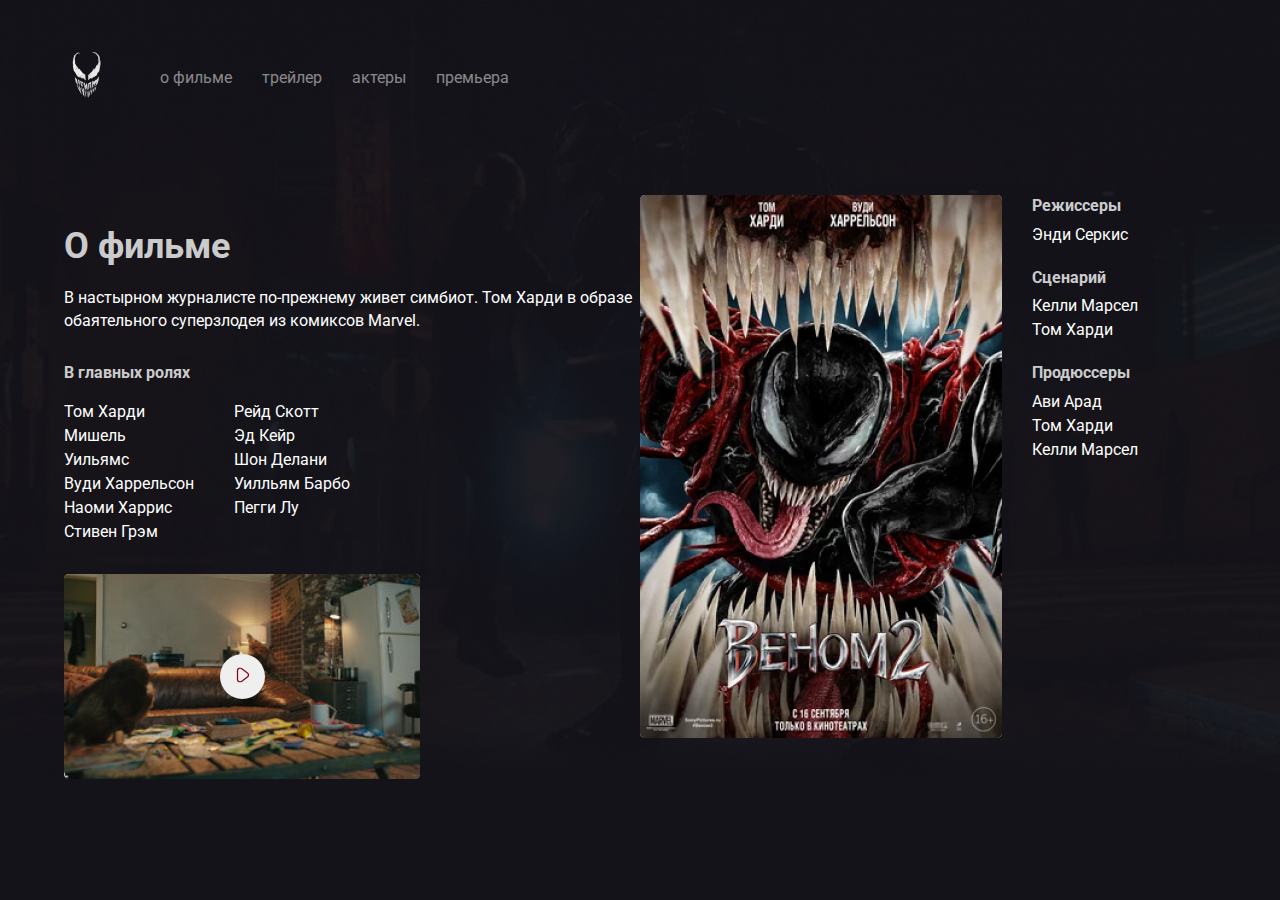
<file: about.html>
<!DOCTYPE html>
<html lang="en">
  <head>
    <meta charset="UTF-8" />
    <meta http-equiv="X-UA-Compatible" content="IE=edge" />
    <meta name="viewport" content="width=device-width, initial-scale=1.0" />
    <title>О фильме Venom 2</title>
    <link rel="preconnect" href="https://fonts.gstatic.com" />
    <link
      href="https://fonts.googleapis.com/css2?family=Roboto:wght@400;700&display=swap"
      rel="stylesheet"
    />
    <link rel="stylesheet" href="css/normaliza.css" />
    <link rel="stylesheet" href="css/style.css" />
  </head>
  <body class="primary--bg">
    <div class="wrapper">
      <header class="header">
        <a href="index.html" class="logo--link">
          <img
            width="46"
            height="71"
            class="logo--image"
            src="image/logo.png"
            alt="logo: Venom"
          />
        </a>
        <nav class="navigation">
          <button class="menu--button">
            <span class="menu--button--text">меню</span>
            <img
              src="image/burger.svg"
              alt="icon: burger menu"
              class="menu--button--icon"
            />
          </button>
          <button class="menu--close">
            <span class="menu--close--text">закрыть </span>
            <img
              src="image/arr.svg"
              alt="icon: arrow right"
              class="menu--close--icon"
            />
          </button>
          <ul class="navigation--menu">
            <li class="navigation--menu--item">
              <a href="about.html" class="navigation--menu--link">о фильме</a>
            </li>
            <li class="navigation--menu--item">
              <a href="trailer.html" class="navigation--menu--link">трейлер</a>
            </li>
            <li class="navigation--menu--item">
              <a href="actors.html" class="navigation--menu--link">актеры</a>
            </li>
            <li class="navigation--menu--item">
              <a href="premier.html" class="navigation--menu--link">премьера</a>
            </li>
          </ul>
        </nav>
      </header>
      <section class="content">
        <div class="col">
          <h2 class="col--title">О фильме</h2>
          <p class="col--text">
            В настырном журналисте по-прежнему живет симбиот. Том Харди в образе
            обаятельного суперзлодея из комиксов Marvel.
          </p>
          <h3 class="col--subtitle">В главных ролях</h3>
          <ul class="list column00">
            <li class="list--item">Том Харди</li>
            <li class="list--item">Мишель</li>
            <li class="list--item">Уильямс</li>
            <li class="list--item">Вуди Харрельсон</li>
            <li class="list--item">Наоми Харрис</li>
            <li class="list--item">Стивен Грэм</li>
            <li class="list--item">Рейд Скотт</li>
            <li class="list--item">Эд Кейр</li>
            <li class="list--item">Шон Делани</li>
            <li class="list--item">Уилльям Барбо</li>
            <li class="list--item">Пегги Лу</li>
          </ul>
          <div class="trailer">
            <button class="play">
              <img src="./image/play.svg" alt="icon: play" class="play--icon" />
            </button>
          </div>
          <!-- /.trailer -->
        </div>
        <!-- /.col -->
        <div class="col">
          <div class="poster--wrapper">
            <img src="./image/poster.jpg" alt="photo: poster" class="poster" />
            <div class="creators">
              <h3 class="col--subtitle">Режиссеры</h3>
              <ul class="list">
                <li class="list--item">Энди Серкис</li>
              </ul>
              <h3 class="col--subtitle">Сценарий</h3>
              <ul class="list">
                <li class="list--item">Келли Марсел</li>
                <li class="list--item">Том Харди</li>
              </ul>
              <h3 class="col--subtitle">Продюссеры</h3>
              <ul class="list">
                <li class="list--item">Ави Арад</li>
                <li class="list--item">Том Харди</li>
                <li class="list--item">Келли Марсел</li>
              </ul>
            </div>
            <!-- /.creators -->
          </div>
          <!-- /.poster--wrapper -->
        </div>
        <!-- /.col -->
      </section>
      <!--/.content-->
    </div>
    <!-- /.wrapper -->
    <script src="js/main.js"></script>
  </body>
</html>
</file>
<file: css/style.css>
body {
  background-color: #14131a;
  color: #fff;
  font-family: "Roboto", sans-serif;
}
img {
  max-width: 100%;
}
.wrapper {
  /* max-width: 1140px; */
  width: 90%;
  margin: 0 auto;
}
.header {
  display: flex;
  align-items: center;
  padding-top: 40px;
  margin-bottom: 80px;
}
.logo--link {
  display: inline-block;
  margin-right: 50px;
}
.navigation--menu {
  display: flex;
  margin: 0;
  padding: 0;
  list-style: none;
}
.navigation--menu--item {
  margin-right: 30px;
}
.navigation--menu--link {
  text-decoration: none;
  color: rgba(255, 255, 255, 0.5);
}
.film--date {
  display: block;
  font-size: 24px;
  line-height: 28px;
  color: rgba(255, 255, 255, 0.8);
  margin-bottom: 2%;
}
.film--logo {
  margin-bottom: 40px;
  width: 70%;
}
.film--description {
  margin-top: 3%;
  max-width: 423px;
  font-size: 16px;
  line-height: 140%;
  color: rgba(255, 255, 255, 0.8);
}
.button {
  padding: 15px 30px;
  border: none;
  border-radius: 5px;
  text-decoration: none;
  cursor: pointer;
}
.button--text,
.button--icon {
  display: inline-block;
  vertical-align: middle;
}
.button--text {
  margin-left: 10px;
  font-size: 14px;
  line-height: 16px;
}
.button--primary {
  color: #8d0019;
  background-color: #fff;
}
.button--link {
  color: #fff;
}
.button--group {
  margin-top: 5%;
}
.venom {
  position: absolute;
  top: 0;
  right: 0;
  max-width: 728px;
  width: 40%;
}
.blood {
  background: url("../image/blood.png") no-repeat top right / 70%,
    #14131a url("../image/background.jpg") no-repeat center center / 100%;
}
.primary--bg {
  background: #14131a url("../image/background.jpg") no-repeat center center /
    100%;
}
.content {
  display: flex;
}
.col {
  flex-basis: 50%;
}
.col--title {
  font-weight: 700;
  font-size: 36px;
  line-height: 42px;
  color: rgba(255, 255, 255, 0.8);
  margin-bottom: 20px;
}
.col--text {
  min-width: 423px;
  font-weight: normal;
  font-size: 16px;
  line-height: 140%;
  margin-bottom: 30px;
}
.col--subtitle {
  font-weight: bold;
  font-size: 16px;
  line-height: 140%;
  color: rgba(255, 255, 255, 0.8);
  margin-bottom: 15px;
  margin-top: 0;
}
.content .list {
  list-style: none;
  padding: 0;
}
.list--item {
  line-height: 1.5;
}
.column00 {
  column-count: 2;
  column-gap: 20px;
  max-width: 320px;
}
.content .trailer {
  width: 356px;
  height: 205px;
  background: url(../image/trailer.jpg) no-repeat center / 100%;
  border-radius: 5px;
  display: flex;
  align-items: center;
  justify-content: center;
  margin-top: 30px;
}
.trailer .play {
  width: 45px;
  height: 45px;
  border-radius: 50%;
  border: none;
  cursor: pointer;
}
.trailer .play--icon {
  transform: translate(1xp, 2px);
}
.poster--wrapper {
  display: flex;
  align-items: start;
}
.poster--wrapper {
  display: flex;
  align-items: start;
}
.poster {
  width: 362px;
  border-radius: 5px;
  margin-right: 30px;
}
.poster--wrapper .col--subtitle {
  margin-bottom: 5px;
}
.poster--wrapper .list {
  margin: 0;
  margin-bottom: 20px;
}
.menu--button {
  display: none;
}
.menu--close {
  display: none;
}
@media (max-width: 1024px) {
  .content {
    flex-direction: column;
    margin-bottom: 5%;
  }
  .col {
    margin-bottom: 5%;
  }
  .header {
    margin-bottom: 4%;
  }
  .film {
    margin-top: 20%;
  }
}
@media (max-width: 768px) {
  .blood {
    background: #14131a;
  }
  .venom {
    top: 15%;
  }
}
@media (max-width: 576px) {
  .venom {
    top: 25%;
    width: 30%;
  }
  .navigation--menu {
    position: fixed;
    left: 0;
    top: 0;
    z-index: 9;
    width: 100%;
    height: 100%;
    background-color: #fff;
    display: flex;
    justify-content: center;
    align-items: center;
    flex-direction: column;
    transform: translateX(100%);
    transition: transform 0.2s;
  }
  .navigation--menu--item {
    margin-top: 2%;
    margin-bottom: 2%;
    margin-right: 0;
  }
  .navigation--menu--link {
    color: #14131a;
  }
  .navigation {
    margin-left: auto;
  }
  .menu--close {
    position: fixed;
    right: 25px;
    top: 65px;
    display: flex;
    align-items: center;
    z-index: 10;
    border: none;
    background: #fff;
    cursor: pointer;
    transform: translateX(300%);
    transition: transform 0.2s;
    transition-delay: 0.2s;
    opacity: 0;
  }
  .is--active {
    transform: translateX(0%);
    opacity: 1;
  }
  .menu--close--text {
    margin-right: 10px;
  }
  .menu--button {
    display: flex;
    align-items: center;
    justify-content: center;
    padding: 10px;
    border: none;
    background-color: #14131a;
    cursor: pointer;
    color: #fff;
  }
  .menu--button--text {
    margin-right: 10px;
  }
  .button--group {
    display: flex;
    align-items: center;
    justify-content: center;
    flex-direction: column;
  }
  .film--text {
    text-align: center;
  }
  .poster--wrapper {
    flex-direction: column;
  }
  .poster {
    margin-bottom: 4%;
    margin-right: 0;
    width: 100%;
    max-width: 350px;
  }
  .content .trailer {
    max-width: 350px;
    width: 100%;
  }
  .column00 {
    column-count: 1;
  }
}
</file>
<file: css/normaliza.css>
/*! normalize.css v8.0.1 | MIT License | github.com/necolas/normalize.css */

/* Document
   ========================================================================== */

/**
 * 1. Correct the line height in all browsers.
 * 2. Prevent adjustments of font size after orientation changes in iOS.
 */

html {
  line-height: 1.15; /* 1 */
  -webkit-text-size-adjust: 100%; /* 2 */
}

/* Sections
   ========================================================================== */

/**
 * Remove the margin in all browsers.
 */

body {
  margin: 0;
}

/**
 * Render the `main` element consistently in IE.
 */

main {
  display: block;
}

/**
 * Correct the font size and margin on `h1` elements within `section` and
 * `article` contexts in Chrome, Firefox, and Safari.
 */

h1 {
  font-size: 2em;
  margin: 0.67em 0;
}

/* Grouping content
   ========================================================================== */

/**
 * 1. Add the correct box sizing in Firefox.
 * 2. Show the overflow in Edge and IE.
 */

hr {
  box-sizing: content-box; /* 1 */
  height: 0; /* 1 */
  overflow: visible; /* 2 */
}

/**
 * 1. Correct the inheritance and scaling of font size in all browsers.
 * 2. Correct the odd `em` font sizing in all browsers.
 */

pre {
  font-family: monospace, monospace; /* 1 */
  font-size: 1em; /* 2 */
}

/* Text-level semantics
   ========================================================================== */

/**
 * Remove the gray background on active links in IE 10.
 */

a {
  background-color: transparent;
}

/**
 * 1. Remove the bottom border in Chrome 57-
 * 2. Add the correct text decoration in Chrome, Edge, IE, Opera, and Safari.
 */

abbr[title] {
  border-bottom: none; /* 1 */
  text-decoration: underline; /* 2 */
  text-decoration: underline dotted; /* 2 */
}

/**
 * Add the correct font weight in Chrome, Edge, and Safari.
 */

b,
strong {
  font-weight: bolder;
}

/**
 * 1. Correct the inheritance and scaling of font size in all browsers.
 * 2. Correct the odd `em` font sizing in all browsers.
 */

code,
kbd,
samp {
  font-family: monospace, monospace; /* 1 */
  font-size: 1em; /* 2 */
}

/**
 * Add the correct font size in all browsers.
 */

small {
  font-size: 80%;
}

/**
 * Prevent `sub` and `sup` elements from affecting the line height in
 * all browsers.
 */

sub,
sup {
  font-size: 75%;
  line-height: 0;
  position: relative;
  vertical-align: baseline;
}

sub {
  bottom: -0.25em;
}

sup {
  top: -0.5em;
}

/* Embedded content
   ========================================================================== */

/**
 * Remove the border on images inside links in IE 10.
 */

img {
  border-style: none;
}

/* Forms
   ========================================================================== */

/**
 * 1. Change the font styles in all browsers.
 * 2. Remove the margin in Firefox and Safari.
 */

button,
input,
optgroup,
select,
textarea {
  font-family: inherit; /* 1 */
  font-size: 100%; /* 1 */
  line-height: 1.15; /* 1 */
  margin: 0; /* 2 */
}

/**
 * Show the overflow in IE.
 * 1. Show the overflow in Edge.
 */

button,
input {
  /* 1 */
  overflow: visible;
}

/**
 * Remove the inheritance of text transform in Edge, Firefox, and IE.
 * 1. Remove the inheritance of text transform in Firefox.
 */

button,
select {
  /* 1 */
  text-transform: none;
}

/**
 * Correct the inability to style clickable types in iOS and Safari.
 */

button,
[type="button"],
[type="reset"],
[type="submit"] {
  -webkit-appearance: button;
}

/**
 * Remove the inner border and padding in Firefox.
 */

button::-moz-focus-inner,
[type="button"]::-moz-focus-inner,
[type="reset"]::-moz-focus-inner,
[type="submit"]::-moz-focus-inner {
  border-style: none;
  padding: 0;
}

/**
 * Restore the focus styles unset by the previous rule.
 */

button:-moz-focusring,
[type="button"]:-moz-focusring,
[type="reset"]:-moz-focusring,
[type="submit"]:-moz-focusring {
  outline: 1px dotted ButtonText;
}

/**
 * Correct the padding in Firefox.
 */

fieldset {
  padding: 0.35em 0.75em 0.625em;
}

/**
 * 1. Correct the text wrapping in Edge and IE.
 * 2. Correct the color inheritance from `fieldset` elements in IE.
 * 3. Remove the padding so developers are not caught out when they zero out
 *    `fieldset` elements in all browsers.
 */

legend {
  box-sizing: border-box; /* 1 */
  color: inherit; /* 2 */
  display: table; /* 1 */
  max-width: 100%; /* 1 */
  padding: 0; /* 3 */
  white-space: normal; /* 1 */
}

/**
 * Add the correct vertical alignment in Chrome, Firefox, and Opera.
 */

progress {
  vertical-align: baseline;
}

/**
 * Remove the default vertical scrollbar in IE 10+.
 */

textarea {
  overflow: auto;
}

/**
 * 1. Add the correct box sizing in IE 10.
 * 2. Remove the padding in IE 10.
 */

[type="checkbox"],
[type="radio"] {
  box-sizing: border-box; /* 1 */
  padding: 0; /* 2 */
}

/**
 * Correct the cursor style of increment and decrement buttons in Chrome.
 */

[type="number"]::-webkit-inner-spin-button,
[type="number"]::-webkit-outer-spin-button {
  height: auto;
}

/**
 * 1. Correct the odd appearance in Chrome and Safari.
 * 2. Correct the outline style in Safari.
 */

[type="search"] {
  -webkit-appearance: textfield; /* 1 */
  outline-offset: -2px; /* 2 */
}

/**
 * Remove the inner padding in Chrome and Safari on macOS.
 */

[type="search"]::-webkit-search-decoration {
  -webkit-appearance: none;
}

/**
 * 1. Correct the inability to style clickable types in iOS and Safari.
 * 2. Change font properties to `inherit` in Safari.
 */

::-webkit-file-upload-button {
  -webkit-appearance: button; /* 1 */
  font: inherit; /* 2 */
}

/* Interactive
   ========================================================================== */

/*
 * Add the correct display in Edge, IE 10+, and Firefox.
 */

details {
  display: block;
}

/*
 * Add the correct display in all browsers.
 */

summary {
  display: list-item;
}

/* Misc
   ========================================================================== */

/**
 * Add the correct display in IE 10+.
 */

template {
  display: none;
}

/**
 * Add the correct display in IE 10.
 */

[hidden] {
  display: none;
}
</file>
